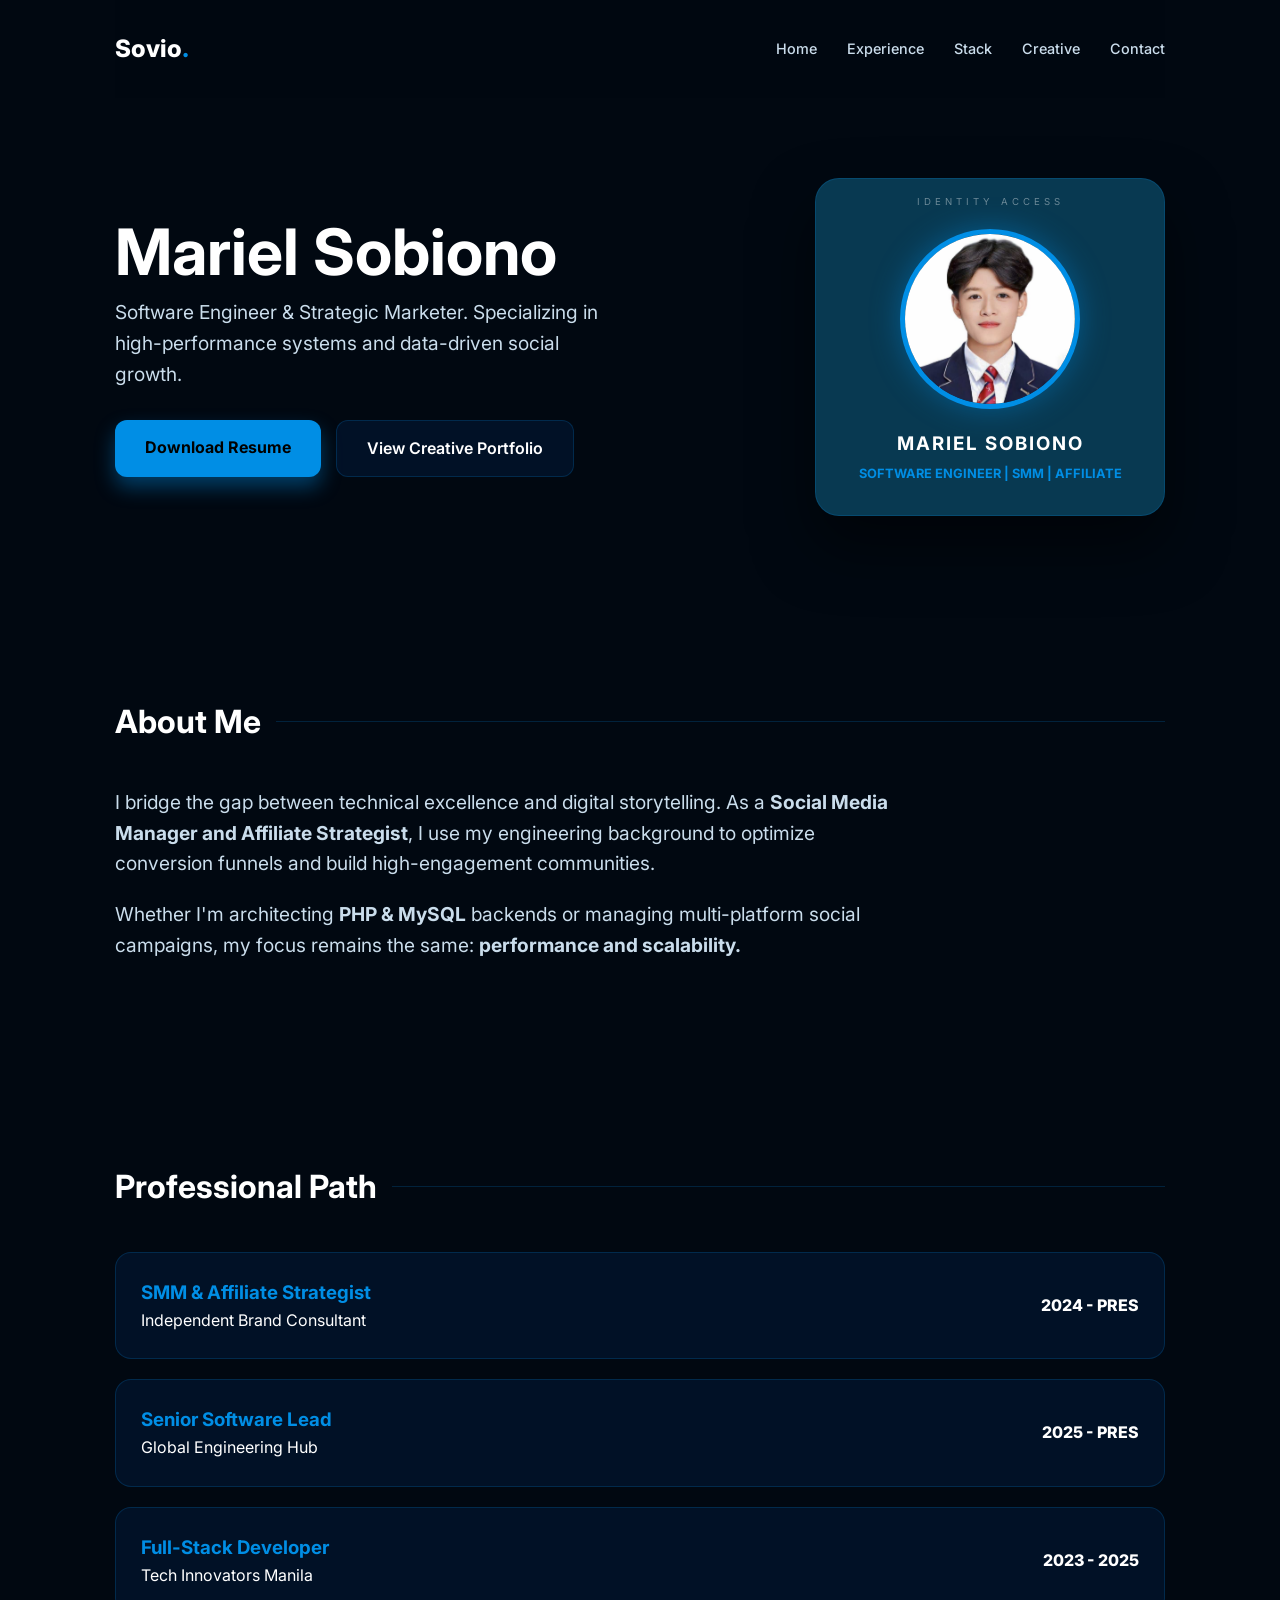
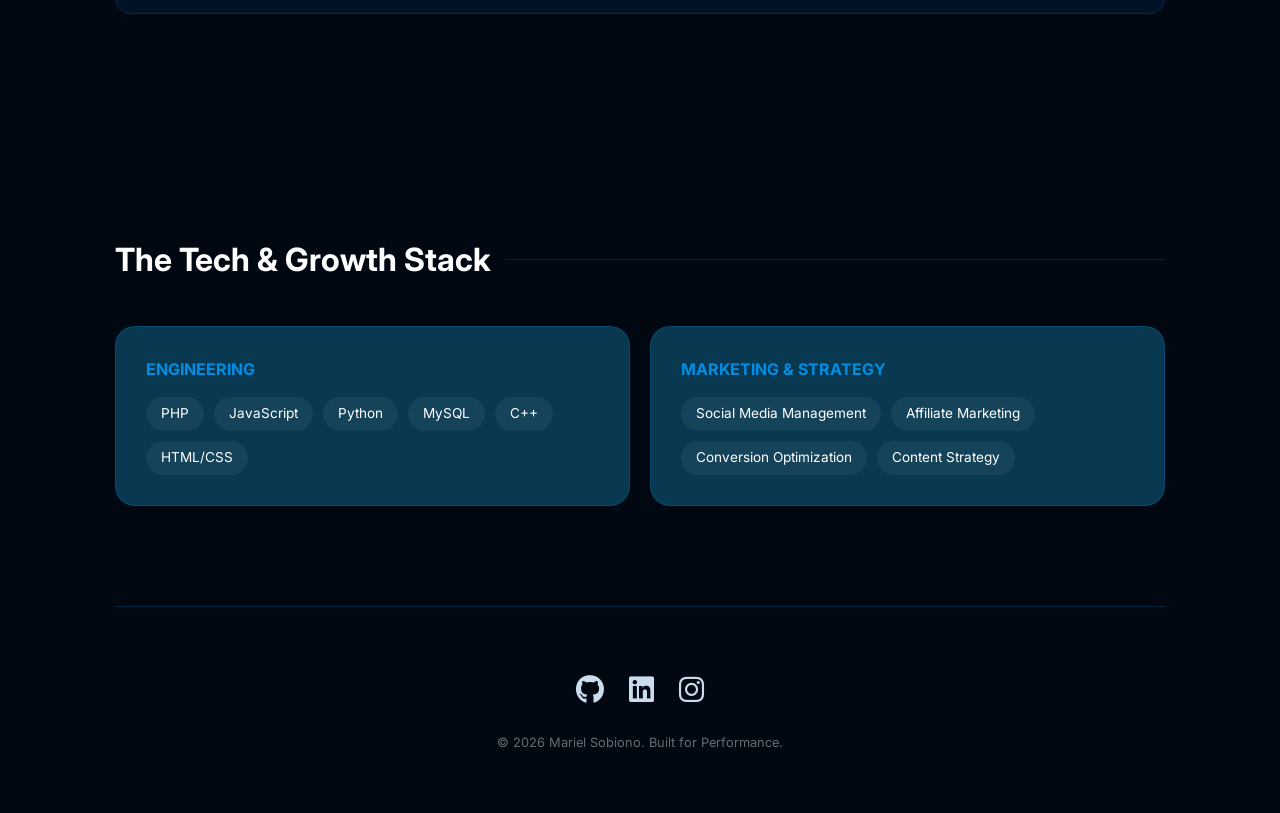
<file: index.html>
<!DOCTYPE html>
<html lang="en">
<head>
    <meta charset="UTF-8">
    <meta name="viewport" content="width=device-width, initial-scale=1.0">
    <title>Sovio | Mariel Sobiono</title>
    
    <link href="https://fonts.googleapis.com/css2?family=Inter:wght@300;400;500;600;700;800&display=swap" rel="stylesheet">
    <link rel="stylesheet" href="https://cdnjs.cloudflare.com/ajax/libs/font-awesome/6.0.0/css/all.min.css">

    <style>
        :root {
            --primary: #008EE5;
            --primary-glow: rgba(0, 142, 229, 0.4);
            --bg-deep: #010811;
            --bg-card: #083951;
            --glass: rgba(8, 57, 124, 0.2);
            --text-main: #ffffff;
            --text-dim: #CADDEC;
            --border: rgba(0, 142, 229, 0.2);
            --ease: cubic-bezier(0.23, 1, 0.32, 1);
        }

        * { margin: 0; padding: 0; box-sizing: border-box; outline: none; }

        html { scroll-behavior: smooth; }

        body {
            font-family: 'Inter', sans-serif;
            background-color: var(--bg-deep);
            color: var(--text-main);
            line-height: 1.6;
            overflow-x: hidden;
            -webkit-font-smoothing: antialiased;
        }

        .container { max-width: 1100px; margin: 0 auto; padding: 0 25px; }

        /* Navigation */
        nav {
            display: flex;
            justify-content: space-between;
            align-items: center;
            padding: 30px 0;
            position: sticky;
            top: 0;
            z-index: 1000;
            background: rgba(1, 8, 17, 0.8);
            backdrop-filter: blur(10px);
        }

        .logo { font-weight: 800; font-size: 1.5rem; color: var(--text-main); text-decoration: none; }
        .logo span { color: var(--primary); }

        .nav-links { display: flex; gap: 30px; list-style: none; }
        .nav-links a {
            text-decoration: none;
            color: var(--text-dim);
            font-size: 0.9rem;
            font-weight: 500;
            transition: 0.3s;
        }
        .nav-links a:hover { color: var(--primary); }

        /* Hero Section */
        .hero {
            display: grid;
            grid-template-columns: 1fr 350px;
            gap: 50px;
            padding: 80px 0;
            align-items: center;
        }

        .hero-text h1 { font-size: clamp(2.5rem, 6vw, 4rem); line-height: 1.1; margin-bottom: 10px; }
        .hero-text p { font-size: 1.2rem; color: var(--text-dim); margin-bottom: 30px; max-width: 500px; }

        /* Button Styling */
        .cta-group { display: flex; gap: 15px; flex-wrap: wrap; }
        .btn-primary {
            display: inline-block;
            padding: 15px 30px;
            background: var(--primary);
            color: #000;
            text-decoration: none;
            border-radius: 12px;
            font-weight: 700;
            box-shadow: 0 10px 20px var(--primary-glow);
            transition: 0.3s var(--ease);
        }
        .btn-primary:hover { transform: translateY(-3px); box-shadow: 0 15px 25px var(--primary-glow); }

        .btn-secondary {
            display: inline-block;
            padding: 15px 30px;
            background: var(--glass);
            color: var(--text-main);
            text-decoration: none;
            border-radius: 12px;
            font-weight: 600;
            border: 1px solid var(--border);
            transition: 0.3s var(--ease);
        }
        .btn-secondary:hover { background: rgba(0, 142, 229, 0.1); border-color: var(--primary); }

        /* Hover-Interactive Access Card */
        .card-wrapper { perspective: 1000px; }
        .access-card {
            background: var(--bg-card);
            border: 1px solid var(--border);
            border-radius: 24px;
            padding: 30px;
            text-align: center;
            box-shadow: 0 30px 60px rgba(0,0,0,0.5);
            transform-style: preserve-3d;
            transition: transform 0.1s ease;
            position: relative;
        }

        .access-card::before {
            content: 'IDENTITY ACCESS';
            position: absolute; top: 15px; left: 0; right: 0;
            font-size: 0.6rem; letter-spacing: 4px; opacity: 0.4;
        }

        .profile-img {
            width: 180px; height: 180px;
            border-radius: 50%;
            border: 5px solid var(--primary);
            margin: 20px auto;
            object-fit: cover;
            display: block;
            box-shadow: 0 0 30px var(--primary-glow);
        }

        /* Experience & Section Reveals */
        section { padding: 100px 0; opacity: 0; transform: translateY(30px); transition: all 0.8s var(--ease); }
        section.visible { opacity: 1; transform: translateY(0); }

        h2 { font-size: 2rem; margin-bottom: 40px; display: flex; align-items: center; gap: 15px; }
        h2::after { content: ''; height: 1px; flex: 1; background: var(--border); }

        .timeline-item {
            background: var(--glass);
            border: 1px solid var(--border);
            border-radius: 16px;
            padding: 25px;
            margin-bottom: 20px;
            display: flex;
            justify-content: space-between;
            align-items: center;
            transition: 0.3s;
            cursor: default;
        }
        .timeline-item:hover { background: rgba(0, 142, 229, 0.1); border-color: var(--primary); transform: translateX(10px); }

        /* Responsive Tech Stack */
        .stack-flex-container { display: flex; flex-direction: column; gap: 20px; }
        .stack-grid { display: grid; grid-template-columns: repeat(auto-fit, minmax(280px, 1fr)); gap: 20px; }
        
        .stack-box {
            background: var(--bg-card);
            padding: 30px;
            border-radius: 20px;
            border: 1px solid var(--border);
        }
        .tag-cloud { display: flex; flex-wrap: wrap; gap: 10px; margin-top: 15px; }
        .tag {
            background: rgba(255,255,255,0.05);
            padding: 6px 15px;
            border-radius: 100px;
            font-size: 0.85rem;
            transition: 0.3s;
        }
        .tag:hover { background: var(--primary); color: var(--bg-deep); font-weight: 600; }

        /* Footer Interaction */
        footer { padding: 60px 0; text-align: center; border-top: 1px solid var(--border); }
        .social-links { display: flex; justify-content: center; gap: 25px; margin-bottom: 20px; }
        .social-links a { 
            color: var(--text-dim); font-size: 1.8rem; transition: 0.3s; 
        }
        .social-links a:hover { color: var(--primary); transform: scale(1.2) rotate(5deg); }

        /* MOBILE OPTIMIZATIONS */
        @media (max-width: 900px) {
            .hero { grid-template-columns: 1fr; text-align: center; padding-top: 40px; }
            .hero-text p { margin-left: auto; margin-right: auto; }
            .cta-group { justify-content: center; }
            .card-wrapper { margin: 0 auto; width: 100%; max-width: 320px; }
            .nav-links { display: none; }
            .timeline-item { flex-direction: column; text-align: center; gap: 10px; }
        }
    </style>
</head>
<body>

    <div class="container">
        
        <nav>
            <a href="#" class="logo">Sovio<span>.</span></a>
            <ul class="nav-links">
                <li><a href="index.html">Home</a></li>
                <li><a href="#experience">Experience</a></li>
                <li><a href="#stack">Stack</a></li>
                <li><a href="creative.html">Creative</a></li>
                <li><a href="contact.html">Contact</a></li>
            </ul>
        </nav>

        <section class="hero visible" id="home" style="opacity: 1; transform: none;">
            <div class="hero-text">
                <h1>Mariel Sobiono</h1>
                <p>Software Engineer & Strategic Marketer. Specializing in high-performance systems and data-driven social growth.</p>
                <div class="cta-group">
                    <a href="SOBIONO_resume.pdf" download="SOBIONO_resume.pdf" class="btn-primary">Download Resume</a>
                    <a href="creative.html" class="btn-secondary">View Creative Portfolio</a>
                </div>
            </div>

            <div class="card-wrapper" id="card-container">
                <div class="access-card" id="tilt-card">
                    <img src="img.jpg" alt="Mariel Sobiono" class="profile-img">
                    <h3 style="letter-spacing: 2px; margin-bottom: 5px;">MARIEL SOBIONO</h3>
                    <p style="color: var(--primary); font-size: 0.8rem; font-weight: 700; text-transform: uppercase;">Software Engineer | SMM | Affiliate</p>
                </div>
            </div>
        </section>

        <section id="about">
            <h2>About Me</h2>
            <p class="about-text" style="font-size: 1.2rem; color: var(--text-dim); max-width: 800px; margin-bottom: 20px;">
                I bridge the gap between technical excellence and digital storytelling. As a <b>Social Media Manager and Affiliate Strategist</b>, I use my engineering background to optimize conversion funnels and build high-engagement communities.
            </p>
            <p class="about-text" style="font-size: 1.2rem; color: var(--text-dim); max-width: 800px;">
                Whether I'm architecting <b>PHP & MySQL</b> backends or managing multi-platform social campaigns, my focus remains the same: <b>performance and scalability.</b>
            </p>
        </section>

        <section id="experience">
            <h2>Professional Path</h2>
            
            <div class="timeline-item">
                <div>
                    <h3 style="color: var(--primary);">SMM & Affiliate Strategist</h3>
                    <p>Independent Brand Consultant</p>
                </div>
                <div style="font-weight: 800;">2024 - PRES</div>
            </div>

            <div class="timeline-item">
                <div>
                    <h3 style="color: var(--primary);">Senior Software Lead</h3>
                    <p>Global Engineering Hub</p>
                </div>
                <div style="font-weight: 800;">2025 - PRES</div>
            </div>

            <div class="timeline-item">
                <div>
                    <h3 style="color: var(--primary);">Full-Stack Developer</h3>
                    <p>Tech Innovators Manila</p>
                </div>
                <div style="font-weight: 800;">2023 - 2025</div>
            </div>
        </section>

        <section id="stack">
            <h2>The Tech & Growth Stack</h2>
            <div class="stack-flex-container">
                <div class="stack-grid">
                    <div class="stack-box">
                        <h4 style="color: var(--primary); margin-bottom: 10px;">ENGINEERING</h4>
                        <div class="tag-cloud">
                            <span class="tag">PHP</span><span class="tag">JavaScript</span>
                            <span class="tag">Python</span><span class="tag">MySQL</span>
                            <span class="tag">C++</span><span class="tag">HTML/CSS</span>
                        </div>
                    </div>
                    <div class="stack-box">
                        <h4 style="color: var(--primary); margin-bottom: 10px;">MARKETING & STRATEGY</h4>
                        <div class="tag-cloud">
                            <span class="tag">Social Media Management</span>
                            <span class="tag">Affiliate Marketing</span>
                            <span class="tag">Conversion Optimization</span>
                            <span class="tag">Content Strategy</span>
                        </div>
                    </div>
                </div>
            </div>
        </section>

        <footer>
            <div class="social-links">
                <a href="https://github.com/Sobiono-k"><i class="fab fa-github"></i></a>
                <a href="https://www.linkedin.com/in/mariel-sobiono"><i class="fab fa-linkedin"></i></a>
                <a href="https://www.instagram.com/kielsovio_"><i class="fab fa-instagram"></i></a>
            </div>
            <p style="opacity: 0.4; font-size: 0.8rem;">&copy; 2026 Mariel Sobiono. Built for Performance.</p>
        </footer>

    </div>

    <script>
        // 1. 3D Card Tilt Effect
        const elContainer = document.getElementById('card-container');
        const card = document.getElementById('tilt-card');
        
        if(elContainer && card) {
            elContainer.addEventListener('mousemove', (e) => {
                const rect = elContainer.getBoundingClientRect();
                const x = e.clientX - rect.left; 
                const y = e.clientY - rect.top;
                
                const xRotation = -20 * ((y - rect.height / 2) / (rect.height / 2));
                const yRotation = 20 * ((x - rect.width / 2) / (rect.width / 2));
                
                card.style.transform = `rotateX(${xRotation}deg) rotateY(${yRotation}deg)`;
            });
            
            elContainer.addEventListener('mouseleave', () => {
                card.style.transform = 'rotateX(0deg) rotateY(0deg)';
            });
        }

        // 2. Scroll Reveal Animation
        const observerOptions = { threshold: 0.15 };
        const observer = new IntersectionObserver((entries) => {
            entries.forEach(entry => {
                if (entry.isIntersecting) {
                    entry.target.classList.add('visible');
                }
            });
        }, observerOptions);

        document.querySelectorAll('section').forEach(section => observer.observe(section));
    </script>
</body>
</html>
</file>
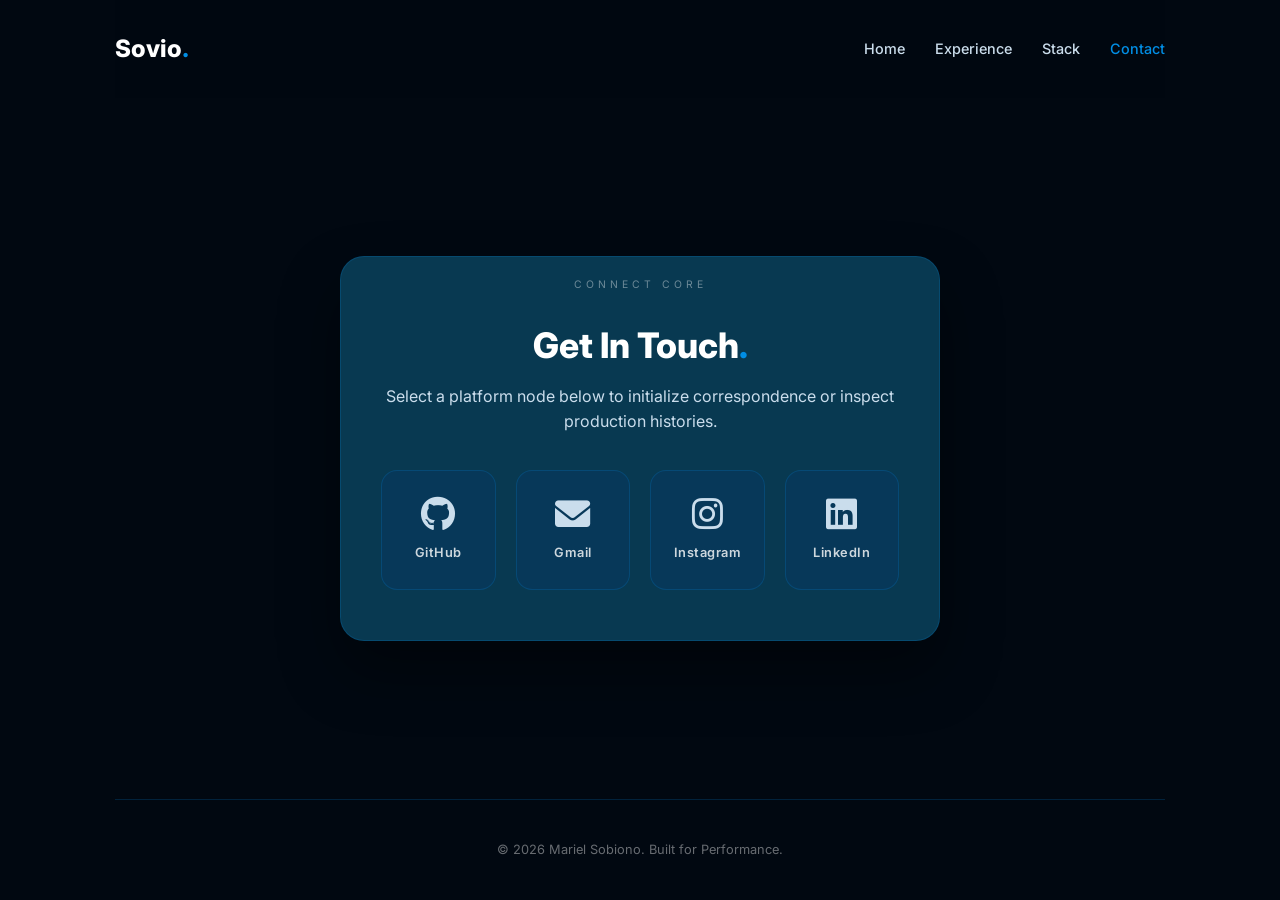
<file: contact.html>
<!DOCTYPE html>
<html lang="en">
<head>
    <meta charset="UTF-8">
    <meta name="viewport" content="width=device-width, initial-scale=1.0">
    <title>Contact | Mariel Sobiono</title>
    
    <link href="https://fonts.googleapis.com/css2?family=Inter:wght@300;400;500;600;700;800&display=swap" rel="stylesheet">
    <link rel="stylesheet" href="https://cdnjs.cloudflare.com/ajax/libs/font-awesome/6.0.0/css/all.min.css">

    <style>
        :root {
            --primary: #008EE5;
            --primary-glow: rgba(0, 142, 229, 0.4);
            --bg-deep: #010811;
            --bg-card: #083951;
            --glass: rgba(8, 57, 124, 0.2);
            --text-main: #ffffff;
            --text-dim: #CADDEC;
            --border: rgba(0, 142, 229, 0.2);
            --ease: cubic-bezier(0.23, 1, 0.32, 1);
        }

        * { margin: 0; padding: 0; box-sizing: border-box; outline: none; }
        html { scroll-behavior: smooth; }

        body {
            font-family: 'Inter', sans-serif;
            background-color: var(--bg-deep);
            color: var(--text-main);
            line-height: 1.6;
            overflow-x: hidden;
            -webkit-font-smoothing: antialiased;
            display: flex;
            flex-direction: column;
            min-height: 100vh;
        }

        /* Matches index and creative max-width exactly */
        .container { 
            max-width: 1100px; 
            margin: 0 auto; 
            padding: 0 25px; 
            width: 100%;
        }

        /* --- STYLES COPIED DIRECTLY FROM INDEX.HTML NAVIGATION --- */
        nav {
            display: flex;
            justify-content: space-between;
            align-items: center;
            padding: 30px 0;
            position: sticky;
            top: 0;
            z-index: 1000;
            background: rgba(1, 8, 17, 0.8);
            backdrop-filter: blur(10px);
        }

        .logo { font-weight: 800; font-size: 1.5rem; color: var(--text-main); text-decoration: none; }
        .logo span { color: var(--primary); }

        .nav-links { display: flex; gap: 30px; list-style: none; }
        .nav-links a {
            text-decoration: none;
            color: var(--text-dim);
            font-size: 0.9rem;
            font-weight: 500;
            transition: 0.3s;
        }
        .nav-links a:hover { color: var(--primary); }

        /* --- CONTACT HUBS MAIN BODY --- */
        .main-content {
            flex: 1;
            display: flex;
            align-items: center;
            justify-content: center;
            padding: 60px 0;
        }

        .contact-card {
            background: var(--bg-card);
            border: 1px solid var(--border);
            border-radius: 24px;
            padding: 50px 40px;
            width: 100%;
            max-width: 600px;
            text-align: center;
            box-shadow: 0 30px 60px rgba(0, 0, 0, 0.4);
            position: relative;
        }

        .contact-card::before {
            content: 'CONNECT CORE';
            position: absolute; top: 20px; left: 0; right: 0;
            font-size: 0.65rem; letter-spacing: 4px; opacity: 0.4;
        }

        .contact-card h1 {
            font-size: 2.2rem;
            font-weight: 800;
            margin-bottom: 10px;
            margin-top: 10px;
        }
        .contact-card h1 span { color: var(--primary); }

        .contact-card p {
            color: var(--text-dim);
            font-size: 1rem;
            margin-bottom: 35px;
        }

        /* Grid for Grid Icons Layout */
        .contact-grid {
            display: grid;
            grid-template-columns: repeat(4, 1fr);
            gap: 20px;
        }

        .contact-item {
            background: var(--glass);
            border: 1px solid var(--border);
            border-radius: 16px;
            padding: 25px 15px;
            color: var(--text-main);
            text-decoration: none;
            display: flex;
            flex-direction: column;
            align-items: center;
            gap: 12px;
            transition: 0.4s var(--ease);
        }

        .contact-item i {
            font-size: 2.2rem;
            color: var(--text-dim);
            transition: 0.3s;
        }

        .contact-item span {
            font-size: 0.8rem;
            font-weight: 600;
            letter-spacing: 0.5px;
            opacity: 0.8;
        }

        /* Hover Actions highlighting structural channels */
        .contact-item:hover {
            background: rgba(0, 142, 229, 0.15);
            border-color: var(--primary);
            transform: translateY(-5px);
            box-shadow: 0 10px 25px var(--primary-glow);
        }

        .contact-item:hover i {
            color: var(--primary);
            transform: scale(1.1);
        }

        footer { padding: 40px 0; text-align: center; border-top: 1px solid var(--border); }

        /* Mobile Breakpoints Alignment */
        @media (max-width: 900px) {
            .nav-links { display: none; }
        }

        @media (max-width: 600px) {
            .contact-grid { grid-template-columns: repeat(2, 1fr); }
            .contact-card { padding: 40px 20px; }
            .contact-card h1 { font-size: 1.8rem; }
        }
    </style>
</head>
<body>

    <div class="container">
        <nav>
            <a href="index.html" class="logo">Sovio<span>.</span></a>
            <ul class="nav-links">
                <li><a href="index.html">Home</a></li>
                <li><a href="index.html#experience">Experience</a></li>
                <li><a href="index.html#stack">Stack</a></li>
                <li><a href="contact.html" style="color: var(--primary);">Contact</a></li>
            </ul>
        </nav>
    </div>

    <div class="main-content">
        <div class="container">
            <div style="display: flex; justify-content: center;">
                <div class="contact-card">
                    <h1>Get In Touch<span>.</span></h1>
                    <p>Select a platform node below to initialize correspondence or inspect production histories.</p>
                    
                    <div class="contact-grid">
                        <a href="https://github.com/Sobiono-k" target="_blank" class="contact-item">
                            <i class="fab fa-github"></i>
                            <span>GitHub</span>
                        </a>

                        <a href="mailto:marielsobiono04@gmail.com" class="contact-item">
                            <i class="fas fa-envelope"></i>
                            <span>Gmail</span>
                        </a>

                        <a href="https://www.instagram.com/kielsovio_" target="_blank" class="contact-item">
                            <i class="fab fa-instagram"></i>
                            <span>Instagram</span>
                        </a>

                        <a href="https://www.linkedin.com/in/mariel-sobiono" target="_blank" class="contact-item">
                            <i class="fab fa-linkedin"></i>
                            <span>LinkedIn</span>
                        </a>
                    </div>
                </div>
            </div>
        </div>
    </div>

    <div class="container">
        <footer>
            <p style="opacity: 0.4; font-size: 0.8rem;">&copy; 2026 Mariel Sobiono. Built for Performance.</p>
        </footer>
    </div>

</body>
</html>
</file>
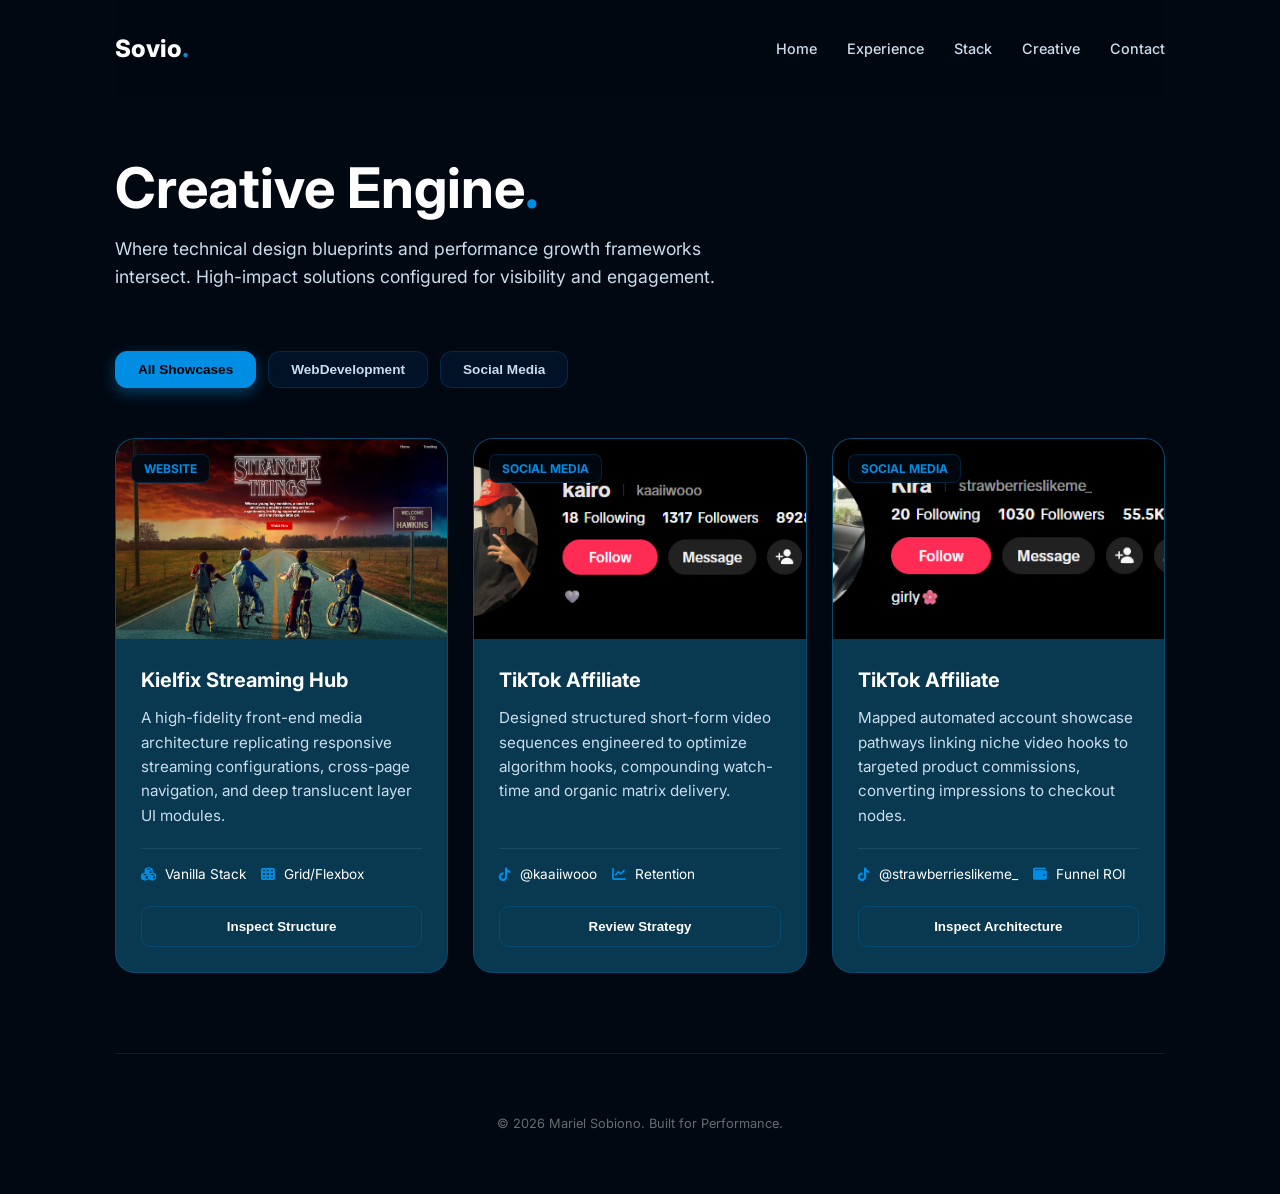
<file: creative.html>
<!DOCTYPE html>
<html lang="en">
<head>
    <meta charset="UTF-8">
    <meta name="viewport" content="width=device-width, initial-scale=1.0">
    <title>Creative Showcases | Mariel Sobiono</title>
    
    <link href="https://fonts.googleapis.com/css2?family=Inter:wght@300;400;500;600;700;800&display=swap" rel="stylesheet">
    <link rel="stylesheet" href="https://cdnjs.cloudflare.com/ajax/libs/font-awesome/6.0.0/css/all.min.css">

    <style>
        :root {
            --primary: #008EE5;
            --primary-glow: rgba(0, 142, 229, 0.4);
            --bg-deep: #010811;
            --bg-card: #083951;
            --glass: rgba(8, 57, 124, 0.2);
            --text-main: #ffffff;
            --text-dim: #CADDEC;
            --border: rgba(0, 142, 229, 0.2);
            --ease: cubic-bezier(0.23, 1, 0.32, 1);
        }

        * { margin: 0; padding: 0; box-sizing: border-box; outline: none; }
        html { scroll-behavior: smooth; }

        body {
            font-family: 'Inter', sans-serif;
            background-color: var(--bg-deep);
            color: var(--text-main);
            line-height: 1.6;
            overflow-x: hidden;
            -webkit-font-smoothing: antialiased;
        }

        .container { max-width: 1100px; margin: 0 auto; padding: 0 25px; }

        /* Navigation */
        nav {
            display: flex;
            justify-content: space-between;
            align-items: center;
            padding: 30px 0;
            position: sticky;
            top: 0;
            z-index: 1000;
            background: rgba(1, 8, 17, 0.8);
            backdrop-filter: blur(10px);
        }

        .logo { font-weight: 800; font-size: 1.5rem; color: var(--text-main); text-decoration: none; }
        .logo span { color: var(--primary); }

        .nav-links { display: flex; gap: 30px; list-style: none; }
        .nav-links a {
            text-decoration: none;
            color: var(--text-dim);
            font-size: 0.9rem;
            font-weight: 500;
            transition: 0.3s;
        }
        .nav-links a:hover { color: var(--primary); }

        /* Intro Section */
        .creative-hero {
            padding: 60px 0 20px 0;
        }
        .creative-hero h1 { font-size: clamp(2.2rem, 5vw, 3.5rem); line-height: 1.1; margin-bottom: 15px; }
        .creative-hero h1 span { color: var(--primary); }

        .intro-text {
            max-width: 650px;
            color: var(--text-dim);
            font-size: 1.1rem;
            margin-bottom: 40px;
        }

        /* Filter Controls */
        .filter-controls {
            display: flex;
            gap: 12px;
            margin-bottom: 50px;
            flex-wrap: wrap;
        }

        .filter-btn {
            background: var(--glass);
            border: 1px solid var(--border);
            color: var(--text-dim);
            padding: 10px 22px;
            border-radius: 12px;
            font-weight: 600;
            cursor: pointer;
            font-size: 0.85rem;
            transition: 0.3s var(--ease);
        }

        .filter-btn:hover, .filter-btn.active {
            background: var(--primary);
            color: #000;
            border-color: var(--primary);
            box-shadow: 0 5px 15px var(--primary-glow);
        }

        /* Portfolio Grid System */
        .portfolio-grid {
            display: grid;
            grid-template-columns: repeat(auto-fill, minmax(310px, 1fr));
            gap: 25px;
            margin-bottom: 80px;
        }

        .work-card {
            background: var(--bg-card);
            border: 1px solid var(--border);
            border-radius: 20px;
            overflow: hidden;
            display: flex;
            flex-direction: column;
            transition: 0.4s var(--ease);
        }

        .work-card:hover {
            transform: translateY(-6px);
            border-color: var(--primary);
            box-shadow: 0 15px 35px rgba(0, 142, 229, 0.15);
        }

        .card-img-wrapper {
            position: relative;
            width: 100%;
            height: 200px;
            overflow: hidden;
            background: #041c29;
        }

        .card-img-wrapper img {
            width: 100%;
            height: 100%;
            object-fit: cover;
            transition: 0.5s var(--ease);
        }

        .work-card:hover .card-img-wrapper img {
            transform: scale(1.05);
        }

        .badge {
            position: absolute;
            top: 15px;
            left: 15px;
            background: rgba(1, 8, 17, 0.9);
            backdrop-filter: blur(5px);
            color: var(--primary);
            border: 1px solid var(--border);
            padding: 4px 12px;
            border-radius: 8px;
            font-size: 0.75rem;
            font-weight: 700;
            text-transform: uppercase;
            z-index: 2;
        }

        .card-content {
            padding: 25px;
            display: flex;
            flex-direction: column;
            flex-grow: 1;
        }

        .card-content h3 {
            font-size: 1.25rem;
            margin-bottom: 10px;
            font-weight: 700;
        }

        .card-content p {
            color: var(--text-dim);
            font-size: 0.95rem;
            margin-bottom: 20px;
            flex-grow: 1;
        }

        .card-metrics {
            display: flex;
            gap: 15px;
            padding-top: 15px;
            border-top: 1px solid rgba(255, 255, 255, 0.08);
            margin-bottom: 20px;
        }

        .metric {
            font-size: 0.85rem;
            color: var(--text-main);
        }
        .metric i { color: var(--primary); margin-right: 5px; }

        .view-details-btn {
            background: transparent;
            border: 1px solid var(--border);
            color: var(--text-main);
            padding: 12px;
            border-radius: 10px;
            font-weight: 600;
            cursor: pointer;
            text-align: center;
            width: 100%;
            transition: 0.3s var(--ease);
        }

        .view-details-btn:hover {
            background: rgba(0, 142, 229, 0.1);
            border-color: var(--primary);
        }

        /* Popup Modals */
        .modal {
            position: fixed;
            inset: 0;
            background: rgba(1, 8, 17, 0.9);
            backdrop-filter: blur(8px);
            z-index: 2000;
            display: flex;
            align-items: center;
            justify-content: center;
            opacity: 0;
            pointer-events: none;
            transition: 0.4s var(--ease);
            padding: 20px;
        }

        .modal.open { opacity: 1; pointer-events: auto; }
        
        .modal-content {
            background: var(--bg-card);
            border: 1px solid var(--border);
            max-width: 600px;
            width: 100%;
            border-radius: 24px;
            padding: 35px;
            position: relative;
            transform: scale(0.9);
            transition: 0.4s var(--ease);
        }
        .modal.open .modal-content { transform: scale(1); }

        .close-modal {
            position: absolute;
            top: 25px;
            right: 25px;
            background: transparent;
            border: none;
            color: var(--text-dim);
            font-size: 1.5rem;
            cursor: pointer;
            z-index: 10;
            transition: 0.3s;
        }
        .close-modal:hover { color: var(--primary); }

        .modal-body h2 { margin-bottom: 15px; font-size: 1.7rem; }
        
        /* Swipeable Gallery Elements */
        .slider-container {
            position: relative;
            width: 100%;
            height: 280px;
            margin-bottom: 20px;
            overflow: hidden;
            border-radius: 14px;
            border: 1px solid var(--border);
        }

        .slider-track {
            display: flex;
            width: 100%;
            height: 100%;
            transition: transform 0.4s var(--ease);
        }

        .slide {
            min-width: 100%;
            height: 100%;
        }

        .slide img {
            width: 100%;
            height: 100%;
            object-fit: cover;
        }

        .slider-arrow {
            position: absolute;
            top: 50%;
            transform: translateY(-50%);
            background: rgba(1, 8, 17, 0.7);
            border: 1px solid var(--border);
            color: #fff;
            width: 40px;
            height: 40px;
            border-radius: 50%;
            display: flex;
            align-items: center;
            justify-content: center;
            cursor: pointer;
            transition: 0.3s;
            z-index: 5;
        }
        .slider-arrow:hover { background: var(--primary); color: #000; border-color: var(--primary); }
        .arrow-left { left: 15px; }
        .arrow-right { right: 15px; }

        .slider-dots {
            display: flex;
            justify-content: center;
            gap: 8px;
            margin-top: -10px;
            margin-bottom: 20px;
        }

        .dot {
            width: 8px;
            height: 8px;
            border-radius: 50%;
            background: rgba(255, 255, 255, 0.3);
            cursor: pointer;
            transition: 0.3s;
        }

        .dot.active {
            background: var(--primary);
            transform: scale(1.2);
        }
        
        .modal-body p { color: var(--text-dim); margin-bottom: 25px; }
        
        .modal-cta {
            display: inline-block;
            background: var(--primary);
            color: #000;
            padding: 14px 28px;
            border-radius: 12px;
            font-weight: 700;
            text-decoration: none;
            box-shadow: 0 8px 20px var(--primary-glow);
            transition: 0.3s;
        }
        .modal-cta:hover { transform: translateY(-2px); box-shadow: 0 12px 25px var(--primary-glow); }

        footer { padding: 60px 0; text-align: center; border-top: 1px solid var(--border); }

        @media (max-width: 900px) {
            .nav-links { display: none; }
            .portfolio-grid { grid-template-columns: 1fr; }
            .creative-hero { text-align: center; }
            .intro-text { margin-left: auto; margin-right: auto; }
            .filter-controls { justify-content: center; }
            .slider-container { height: 200px; }
        }
    </style>
</head>
<body>

    <div class="container">
        
        <!-- Navigation -->
        <nav>
            <a href="index.html" class="logo">Sovio<span>.</span></a>
            <ul class="nav-links">
                <li><a href="index.html">Home</a></li>
                <li><a href="index.html#experience">Experience</a></li>
                <li><a href="index.html#stack">Stack</a></li>
                <li><a href="creative.html">Creative</a></li>
                <li><a href="contact.html">Contact</a></li>
            </ul>
        </nav>

        <!-- Page Intro Header -->
        <div class="creative-hero">
            <h1>Creative Engine<span>.</span></h1>
            <p class="intro-text">
                Where technical design blueprints and performance growth frameworks intersect. High-impact solutions configured for visibility and engagement.
            </p>
        </div>

        <!-- Filter Buttons -->
        <div class="filter-controls">
            <button class="filter-btn active" onclick="filterWork('all')">All Showcases</button>
            <button class="filter-btn" onclick="filterWork('webdev')">WebDevelopment</button>
            <button class="filter-btn" onclick="filterWork('socialmedia')">Social Media</button>
        </div>

        <!-- Portfolio Cards Grid -->
        <div class="portfolio-grid">

            <!-- Card 1: Kielfix Streaming Clone -->
            <div class="work-card" data-category="webdev">
                <div class="card-img-wrapper">
                    <span class="badge">Website</span>
                    <img id="img-kielfix" src="hawkins.png" alt="Kielfix Project Banner">
                </div>
                <div class="card-content">
                    <h3>Kielfix Streaming Hub</h3>
                    <p>A high-fidelity front-end media architecture replicating responsive streaming configurations, cross-page navigation, and deep translucent layer UI modules.</p>
                    <div class="card-metrics">
                        <span class="metric"><i class="fas fa-cubes"></i> Vanilla Stack</span>
                        <span class="metric"><i class="fas fa-th"></i> Grid/Flexbox</span>
                    </div>
                    <button class="view-details-btn" onclick="openModal('Kielfix - Static Streaming Platform Clone', 'Engineered to evaluate structural HTML5 semantic rules across multiple connected views, including a secure-layout landing gate and horizontal dynamic media shelves. Built completely dependency-free with optimization focused on responsive device queries.', 'https://kielfix-netflix-clone.vercel.app/', ['hawkins.png'])">Inspect Structure</button>
                </div>
            </div>

            <!-- Card 2: TikTok Affiliate (@kaaiiwooo) -->
            <div class="work-card" data-category="socialmedia">
                <div class="card-img-wrapper">
                    <span class="badge">Social Media</span>
                    <img src="tiktok1.png" alt="TikTok Organic Growth Banner">
                </div>
                <div class="card-content">
                    <h3>TikTok Affiliate</h3>
                    <p>Designed structured short-form video sequences engineered to optimize algorithm hooks, compounding watch-time and organic matrix delivery.</p>
                    <div class="card-metrics">
                        <span class="metric"><i class="fab fa-tiktok"></i> @kaaiiwooo</span>
                        <span class="metric"><i class="fas fa-chart-line"></i> Retention</span>
                    </div>
                    <button class="view-details-btn" onclick="openModal('TikTok Affiliate - Viral Retention Mechanics', 'A comprehensive breakdown of short-form identity growth tactics, micro-hook sequencing, and structural audience algorithmic retention matrices designed to drive non-paid targeted affiliate volume.', 'https://www.tiktok.com/@kaaiiwooo', ['tiktok1.png', 'https://images.unsplash.com/photo-1611605698335-8b15d27e03f2?auto=format&fit=crop&w=600&q=80', 'https://images.unsplash.com/photo-1557804506-669a67965ba0?auto=format&fit=crop&w=600&q=80'])">Review Strategy</button>
                </div>
            </div>

            <!-- Card 3: TikTok Affiliate (@strawberrieslikeme_) -->
            <div class="work-card" data-category="socialmedia">
                <div class="card-img-wrapper">
                    <span class="badge">Social Media</span>
                    <img src="tiktok2.png" alt="Conversion Funnel Banner">
                </div>
                <div class="card-content">
                    <h3>TikTok Affiliate</h3>
                    <p>Mapped automated account showcase pathways linking niche video hooks to targeted product commissions, converting impressions to checkout nodes.</p>
                    <div class="card-metrics">
                        <span class="metric"><i class="fab fa-tiktok"></i> @strawberrieslikeme_</span>
                        <span class="metric"><i class="fas fa-wallet"></i> Funnel ROI</span>
                    </div>
                    <button class="view-details-btn" onclick="openModal('TikTok Affiliate - High-Ticket Bridge Funnels', 'Engineered continuous target pipelines linking specific video creative content straight to integrated TikTok Shop affiliate item links using precise market segment matching.', 'https://www.tiktok.com/@strawberrieslikeme_', ['tiktok2.png', 'https://images.unsplash.com/photo-1461749280684-dccba630e2f6?auto=format&fit=crop&w=600&q=80', 'https://images.unsplash.com/photo-1519389950473-47ba0277781c?auto=format&fit=crop&w=600&q=80'])">Inspect Architecture</button>
                </div>
            </div>

        </div>

        <footer>
            <p style="opacity: 0.4; font-size: 0.8rem;">&copy; 2026 Mariel Sobiono. Built for Performance.</p>
        </footer>
    </div>

    <!-- Dynamic Popup Modal Overlay with Swipeable Slider Inside -->
    <div class="modal" id="detailsModal">
        <div class="modal-content">
            <button class="close-modal" onclick="closeModal()"><i class="fas fa-times"></i></button>
            <div class="modal-body">
                <h2 id="modalTitle">Project Context</h2>
                
                <!-- Swipeable Image Track Wrapper -->
                <div class="slider-container" id="sliderContainer">
                    <button class="slider-arrow arrow-left" onclick="moveSlide(-1)"><i class="fas fa-chevron-left"></i></button>
                    <div class="slider-track" id="sliderTrack">
                        <!-- Dynamic slides inject here -->
                    </div>
                    <button class="slider-arrow arrow-right" onclick="moveSlide(1)"><i class="fas fa-chevron-right"></i></button>
                </div>
                
                <!-- Slide Dots Indicator Row -->
                <div class="slider-dots" id="sliderDots">
                    <!-- Dynamic dots inject here -->
                </div>

                <p id="modalDesc">Detailed description text template.</p>
                <a href="#" id="modalLink" class="modal-cta" target="_blank">Launch Live Account</a>
            </div>
        </div>
    </div>

    <script>
        // Filters Controller
        function filterWork(category) {
            const buttons = document.querySelectorAll('.filter-btn');
            buttons.forEach(btn => btn.classList.remove('active'));
            
            if(window.event) {
                window.event.target.classList.add('active');
            }

            const cards = document.querySelectorAll('.work-card');
            cards.forEach(card => {
                if (category === 'all' || card.getAttribute('data-category') === category) {
                    card.style.display = 'flex';
                } else {
                    card.style.display = 'none';
                }
            });
        }

        // Global Slider Index Variable
        let currentSlideIndex = 0;
        let totalSlides = 0;

        const modal = document.getElementById('detailsModal');
        const modalTitle = document.getElementById('modalTitle');
        const modalDesc = document.getElementById('modalDesc');
        const modalLink = document.getElementById('modalLink');
        const sliderTrack = document.getElementById('sliderTrack');
        const sliderDots = document.getElementById('sliderDots');
        const sliderContainer = document.getElementById('sliderContainer');

        function openModal(title, description, linkUrl, imagesArray) {
            modalTitle.innerText = title;
            modalDesc.innerText = description;
            modalLink.href = linkUrl;
            
            // Wipe clean old track nodes and dots indicators
            sliderTrack.innerHTML = '';
            sliderDots.innerHTML = '';
            currentSlideIndex = 0;
            totalSlides = imagesArray.length;

            // Hide arrows if only 1 image exists
            const arrows = document.querySelectorAll('.slider-arrow');
            if(totalSlides <= 1) {
                arrows.forEach(a => a.style.display = 'none');
                sliderDots.style.display = 'none';
            } else {
                arrows.forEach(a => a.style.display = 'flex');
                sliderDots.style.display = 'flex';
            }

            // Build Slider Images DOM and Bottom Navigation Dots
            imagesArray.forEach((imgUrl, index) => {
                const slideDiv = document.createElement('div');
                slideDiv.classList.add('slide');
                slideDiv.innerHTML = `<img src="${imgUrl}" alt="Showcase Preview ${index + 1}">`;
                sliderTrack.appendChild(slideDiv);

                const dot = document.createElement('div');
                dot.classList.add('dot');
                if(index === 0) dot.classList.add('active');
                dot.setAttribute('onclick', `goToSlide(${index})`);
                sliderDots.appendChild(dot);
            });

            updateSliderPosition();
            modal.classList.add('open');
        }

        function moveSlide(direction) {
            currentSlideIndex += direction;
            if (currentSlideIndex >= totalSlides) currentSlideIndex = 0;
            if (currentSlideIndex < 0) currentSlideIndex = totalSlides - 1;
            updateSliderPosition();
        }

        function goToSlide(index) {
            currentSlideIndex = index;
            updateSliderPosition();
        }

        function updateSliderPosition() {
            sliderTrack.style.transform = `translateX(-${currentSlideIndex * 100}%)`;
            
            const dots = document.querySelectorAll('.dot');
            dots.forEach((dot, idx) => {
                if(idx === currentSlideIndex) {
                    dot.classList.add('active');
                } else {
                    dot.classList.remove('active');
                }
            });
        }

        function closeModal() {
            modal.classList.remove('open');
        }

        window.onclick = function(event) {
            if (event.target == modal) {
                closeModal();
            }
        }

        // Add Touch/Swipe Detection Logic for Mobile Screens
        let touchStartX = 0;
        let touchEndX = 0;

        sliderContainer.addEventListener('touchstart', e => {
            touchStartX = e.changedTouches[0].screenX;
        }, {passive: true});

        sliderContainer.addEventListener('touchend', e => {
            touchEndX = e.changedTouches[0].screenX;
            handleSwipeGesture();
        }, {passive: true});

        function handleSwipeGesture() {
            if (touchStartX - touchEndX > 50) {
                moveSlide(1); // Swiped Left -> Next Slide
            }
            if (touchEndX - touchStartX > 50) {
                moveSlide(-1); // Swiped Right -> Prev Slide
            }
        }
    </script>
</body>
</html>
</file>
